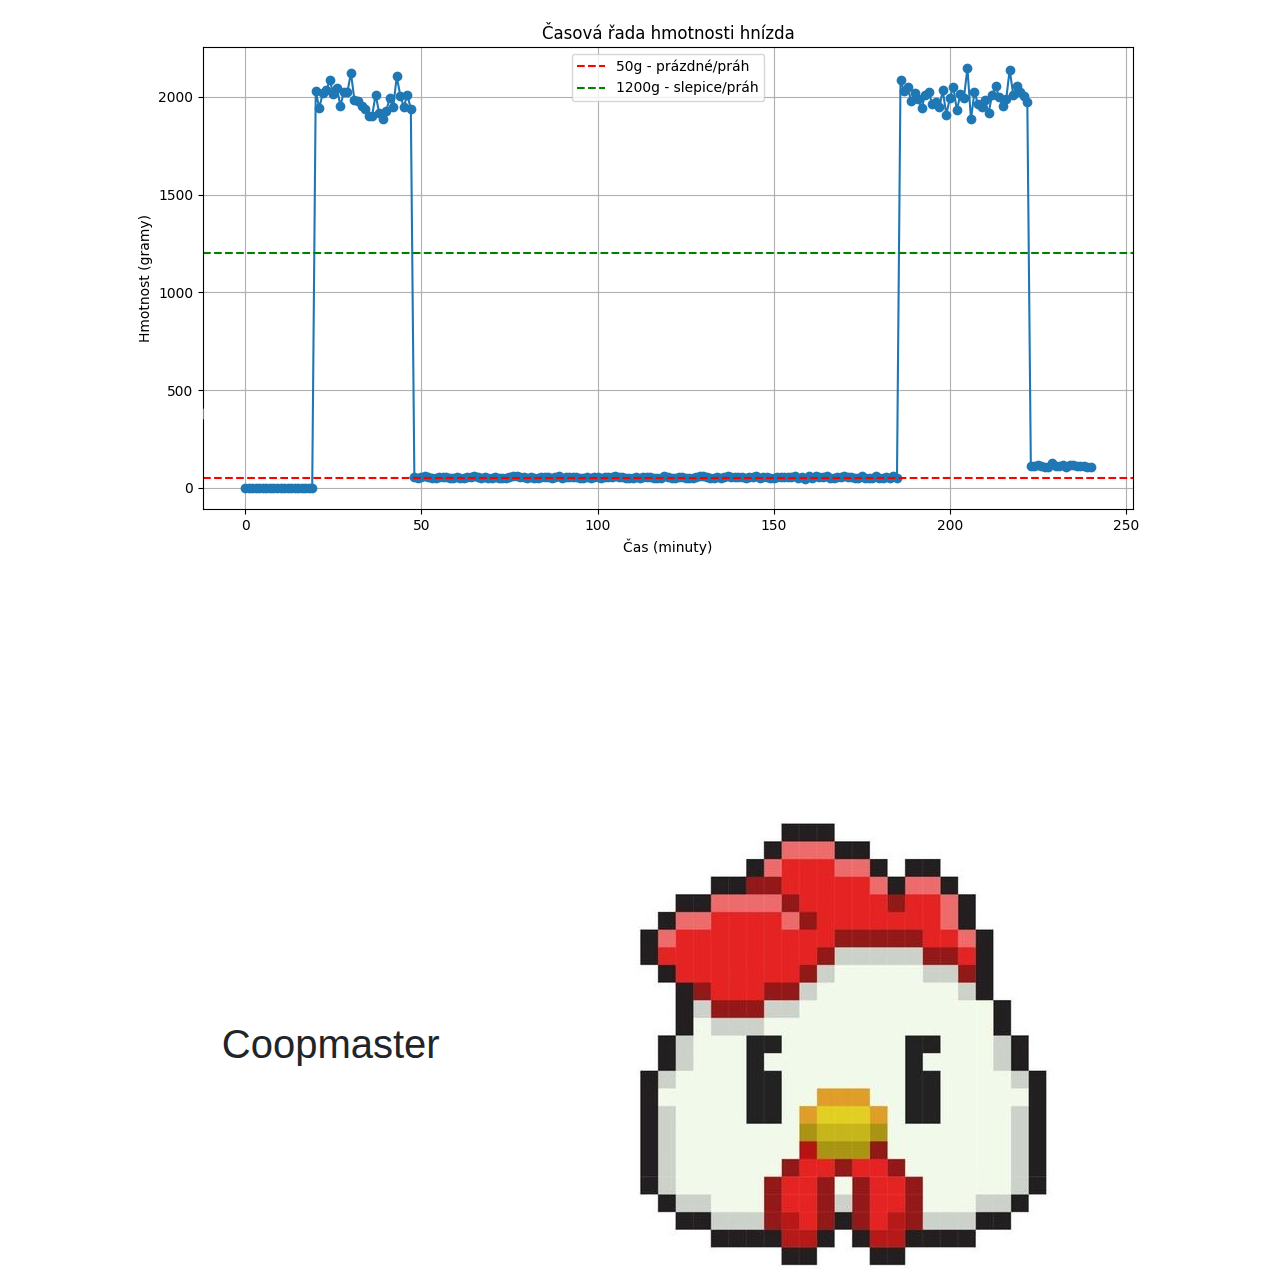
<file: amavet/presentation_web/index.html>
﻿<!doctype html>
<html lang="en">
<head>
    <!-- Required meta tags -->
    <meta charset="utf-8">
    <meta name="viewport" content="width=device-width, initial-scale=1, shrink-to-fit=no">

    <!-- Bootstrap CSS -->
    <link rel="stylesheet" href="https://cdn.jsdelivr.net/npm/bootstrap@4.0.0/dist/css/bootstrap.min.css"
          integrity="sha384-Gn5384xqQ1aoWXA+058RXPxPg6fy4IWvTNh0E263XmFcJlSAwiGgFAW/dAiS6JXm" crossorigin="anonymous">
    <link rel="stylesheet" href="res/css/main.css">

    <title>Online poster</title>
</head>
<body>
<div class="main-container">
    <div id="slider" class="carousel slide" data-ride="carousel">
        <div class="carousel-inner">
            <div class="carousel-item active">
                <img class="carousel-item-img" src="./res/img/graf_vahy_hnizda.png" alt="First slide">
            </div>
            <div class="carousel-item">
                <img class="carousel-item-img" src="./res/img/instalace_rozvadec_krabice.jpg" alt="Second slide">
            </div>
            <div class="carousel-item">
                <img class="carousel-item-img" src="./res/img/instalace_rozvadec_vyzbroj.jpg" alt="Third slide">
            </div>
            <div class="carousel-item">
                <img class="carousel-item-img" src="./res/img/automatizace_dvirek.jpg" alt="Third slide">
            </div>
        </div>
        <a class="carousel-control-prev" href="#slider" role="button" data-slide="prev">
            <span class="carousel-control-prev-icon" aria-hidden="true"></span>
            <span class="sr-only">Previous</span>
        </a>
        <a class="carousel-control-next" href="#slider" role="button" data-slide="next">
            <span class="carousel-control-next-icon" aria-hidden="true"></span>
            <span class="sr-only">Next</span>
        </a>
    </div>
    <div id="header" style="width: 100%; display: flex">
        <h1 style="margin: auto">Coopmaster</h1>
        <img class="carousel-item-img" src="./res/img/chicken.jpg" alt="Third slide">
    </div>
    <div id="text-content"></div>
</div>

<script src="https://code.jquery.com/jquery-3.2.1.slim.min.js"
        integrity="sha384-KJ3o2DKtIkvYIK3UENzmM7KCkRr/rE9/Qpg6aAZGJwFDMVNA/GpGFF93hXpG5KkN"
        crossorigin="anonymous"></script>
<script src="https://cdn.jsdelivr.net/npm/popper.js@1.12.9/dist/umd/popper.min.js"
        integrity="sha384-ApNbgh9B+Y1QKtv3Rn7W3mgPxhU9K/ScQsAP7hUibX39j7fakFPskvXusvfa0b4Q"
        crossorigin="anonymous"></script>
<script src="https://cdn.jsdelivr.net/npm/bootstrap@4.0.0/dist/js/bootstrap.min.js"
        integrity="sha384-JZR6Spejh4U02d8jOt6vLEHfe/JQGiRRSQQxSfFWpi1MquVdAyjUar5+76PVCmYl"
        crossorigin="anonymous"></script>
</body>
</html>
</file>
<file: amavet/presentation_web/res/css/main.css>
﻿.main-container{
    width: 80vw;
    margin: 1vh auto auto;
}
img{
    max-height: 90vh;
}
.carousel{
    height: 90vh;
}

.carousel-item{
    margin: auto;
    height: 100%;
    width: 100%;
}
.carousel-inner{
    height: 100%;
    width: 100%;
}
.carousel-item-img{
    margin: auto;
}
</file>
